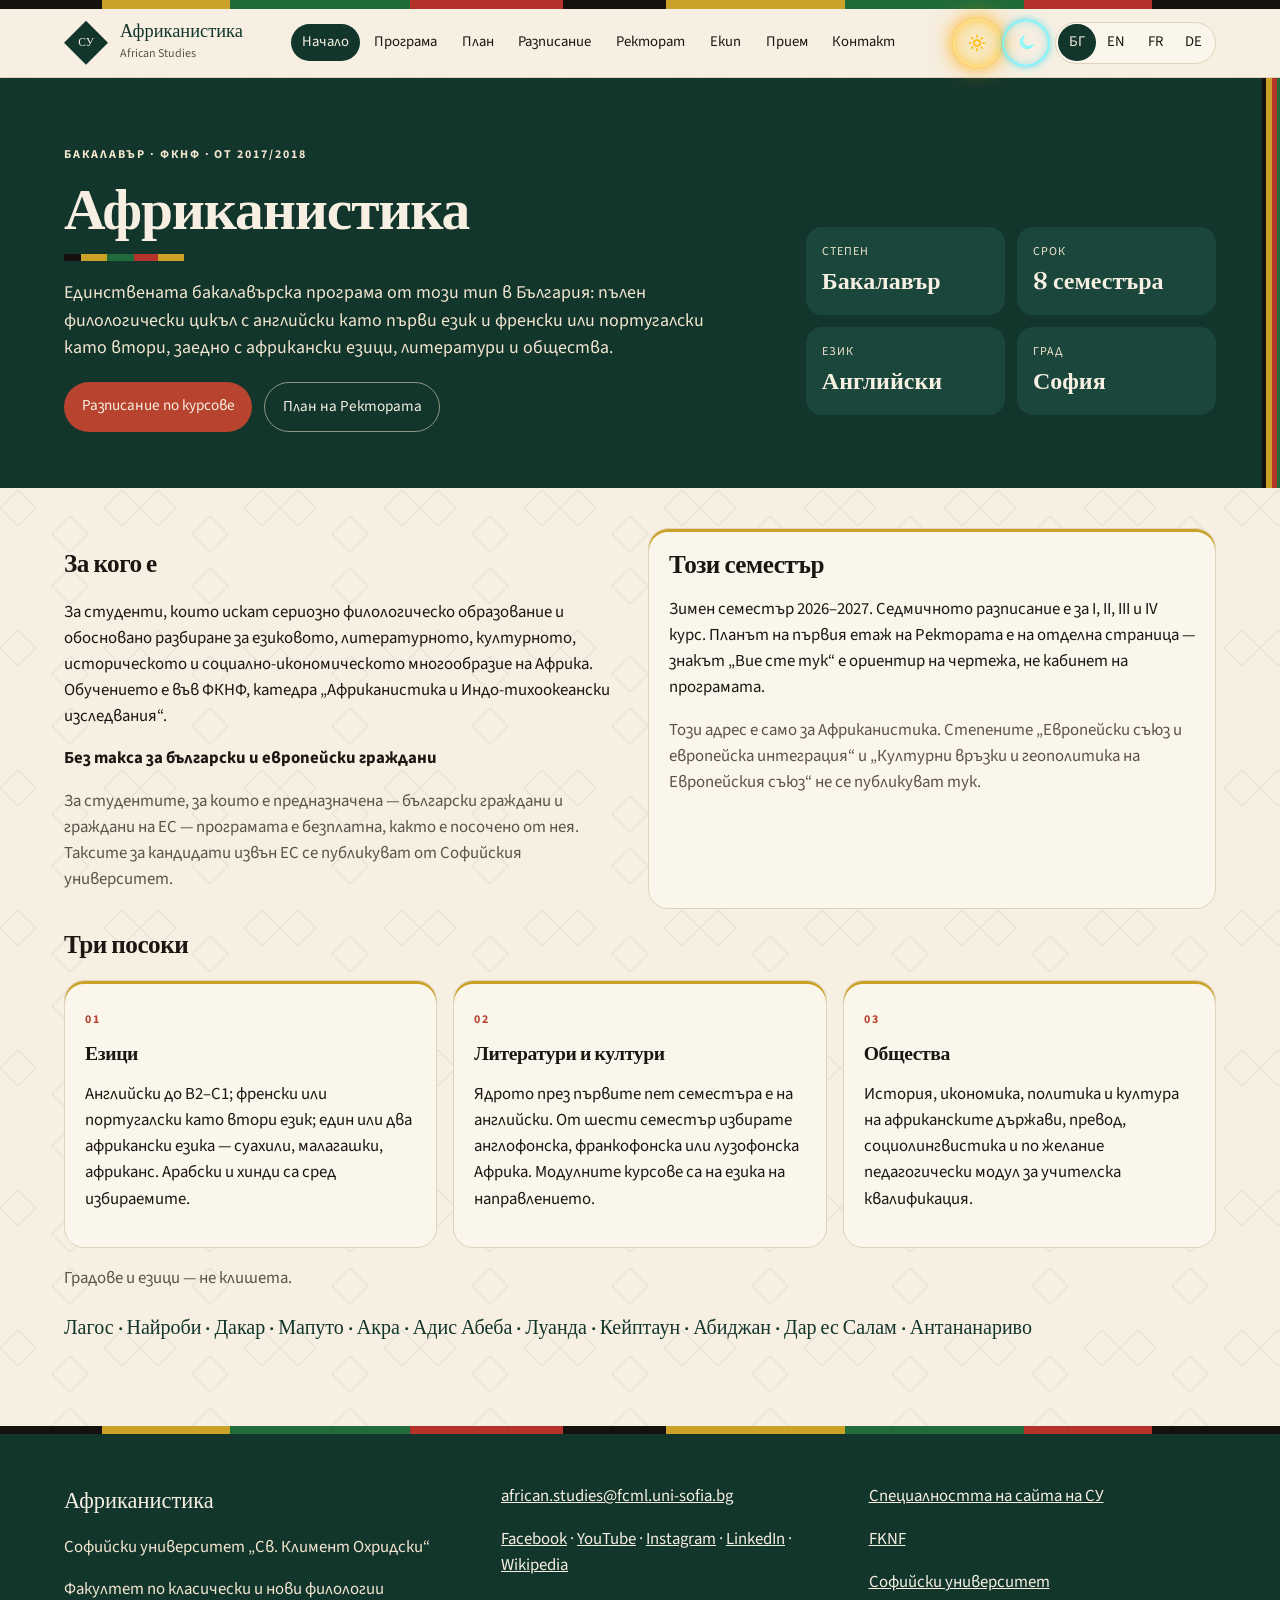
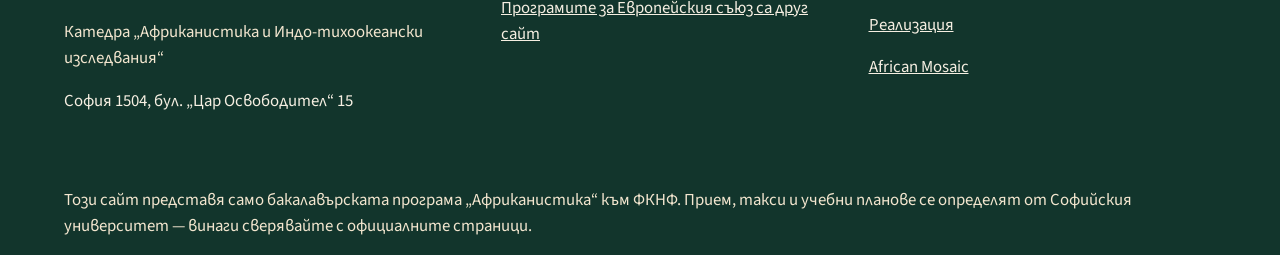
<file: index.html>
<!doctype html>
<html lang="bg">
<head>
<script>try{var t=localStorage.getItem("as-theme");if(t==="dark"||t==="light")document.documentElement.dataset.theme=t;}catch(e){}</script>
<meta charset="utf-8">
<meta name="viewport" content="width=device-width, initial-scale=1">
<title>Африканистика · Софийски университет</title>
<meta name="description" content="Бакалавърска програма Африканистика към ФКНФ на Софийския университет. Не е сайтът на програмите за Европейския съюз.">
<link rel="icon" href="favicon.svg" type="image/svg+xml">
<link rel="preconnect" href="https://fonts.googleapis.com">
<link rel="preconnect" href="https://fonts.gstatic.com" crossorigin>
<link rel="stylesheet" href="https://fonts.googleapis.com/css2?family=Fraunces:opsz,wght@9..144,560&family=Source+Sans+3:wght@400;600;700&display=swap">
<link rel="stylesheet" href="assets/site.css">
</head>
<body data-page="home">
<a class="skip" href="#app">Към съдържанието</a>
<div id="app"></div>
<script type="module" src="assets/render.js"></script>
</body>
</html>
</file>
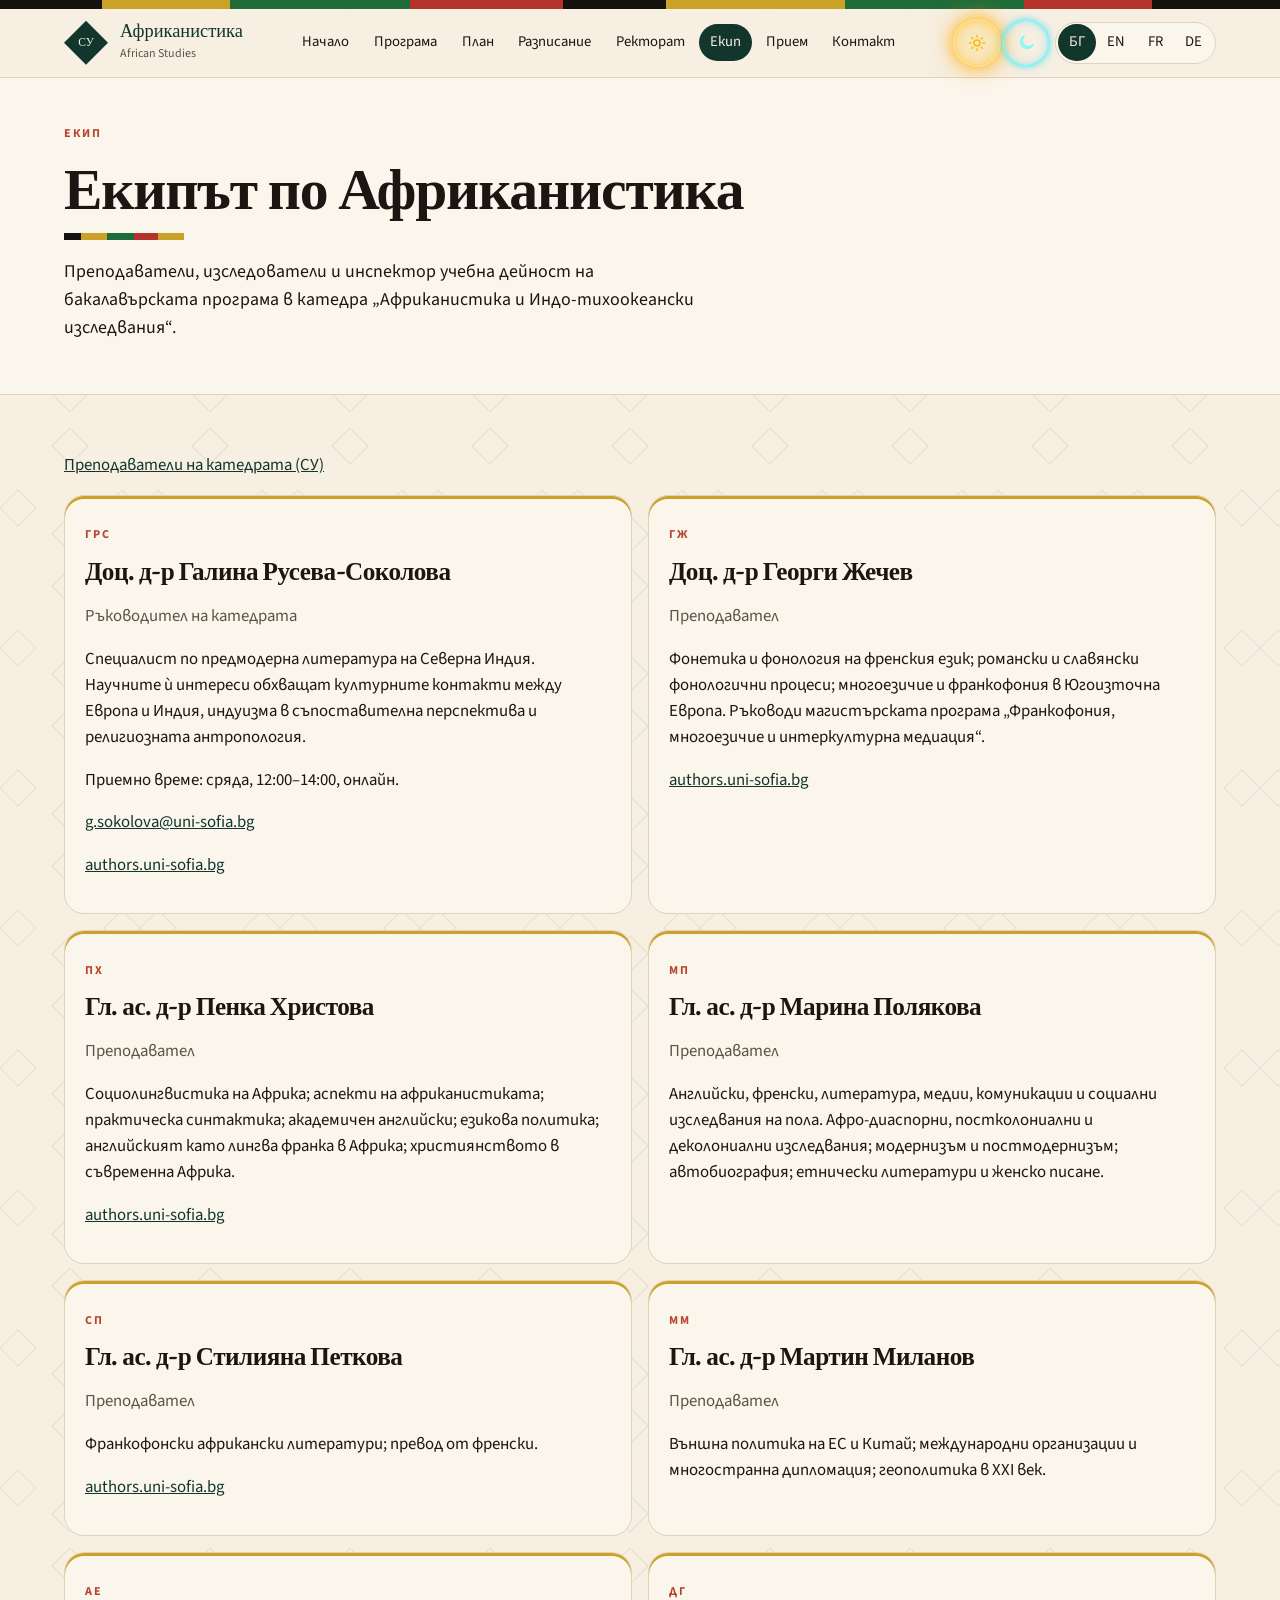
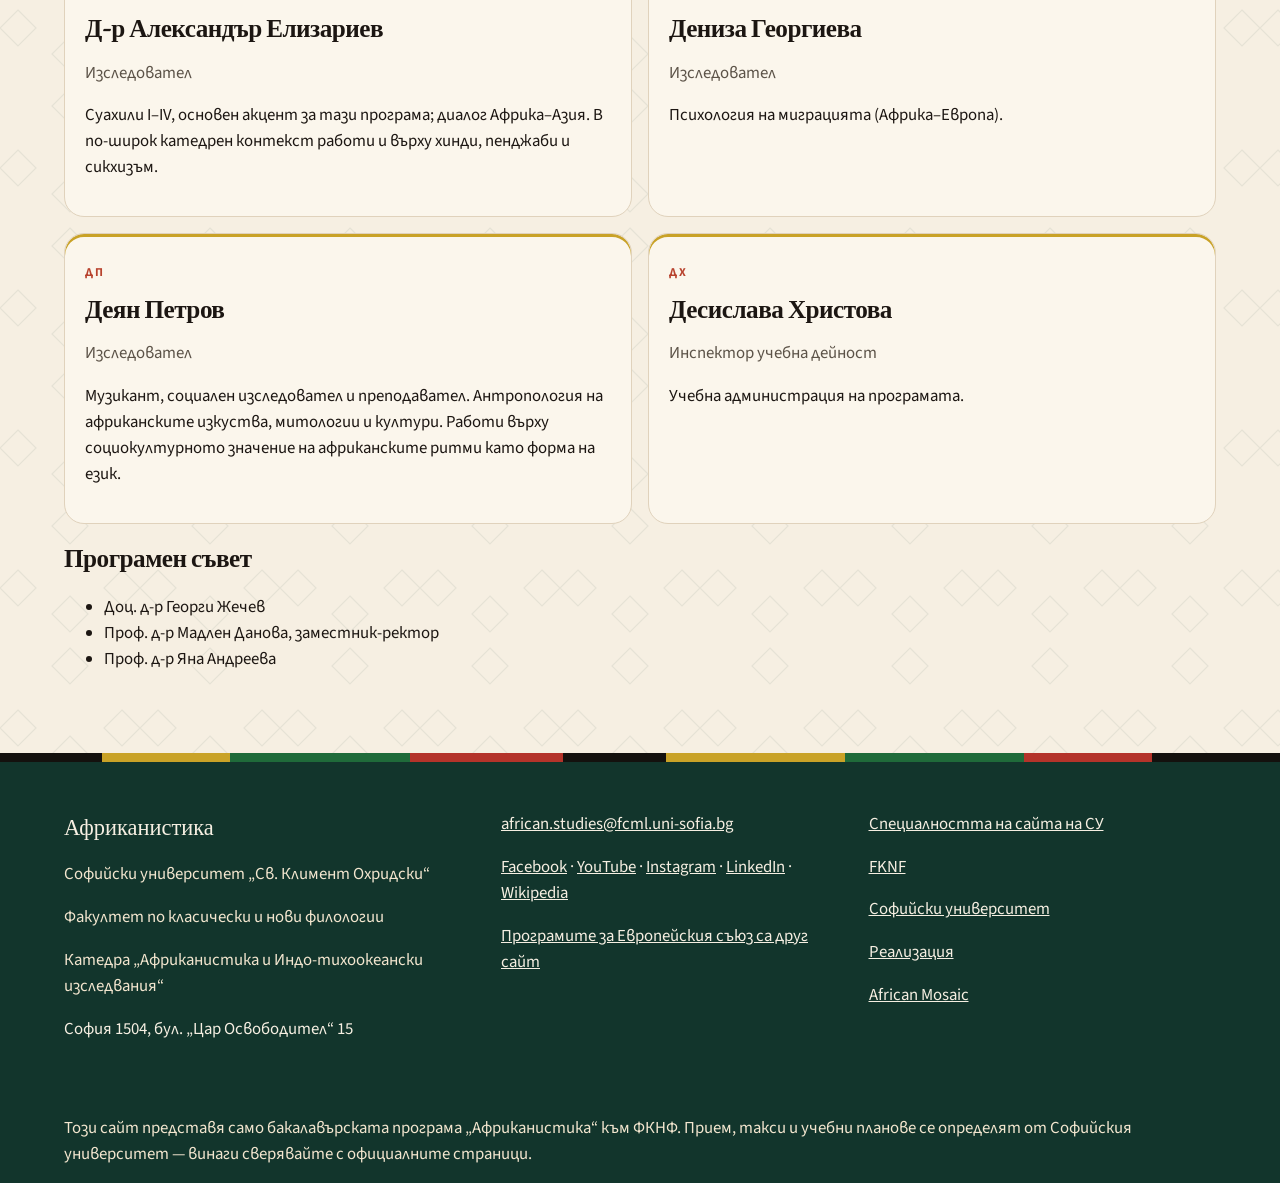
<file: ekip.html>
<!doctype html>
<html lang="bg">
<head>
<script>try{var t=localStorage.getItem("as-theme");if(t==="dark"||t==="light")document.documentElement.dataset.theme=t;}catch(e){}</script>
<meta charset="utf-8">
<meta name="viewport" content="width=device-width, initial-scale=1">
<title>Екип · Африканистика</title>
<meta name="description" content="Бакалавърска програма Африканистика към ФКНФ на Софийския университет. Не е сайтът на програмите за Европейския съюз.">
<link rel="icon" href="favicon.svg" type="image/svg+xml">
<link rel="preconnect" href="https://fonts.googleapis.com">
<link rel="preconnect" href="https://fonts.gstatic.com" crossorigin>
<link rel="stylesheet" href="https://fonts.googleapis.com/css2?family=Fraunces:opsz,wght@9..144,560&family=Source+Sans+3:wght@400;600;700&display=swap">
<link rel="stylesheet" href="assets/site.css">
</head>
<body data-page="ekip">
<a class="skip" href="#app">Към съдържанието</a>
<div id="app"></div>
<script type="module" src="assets/render.js"></script>
</body>
</html>
</file>
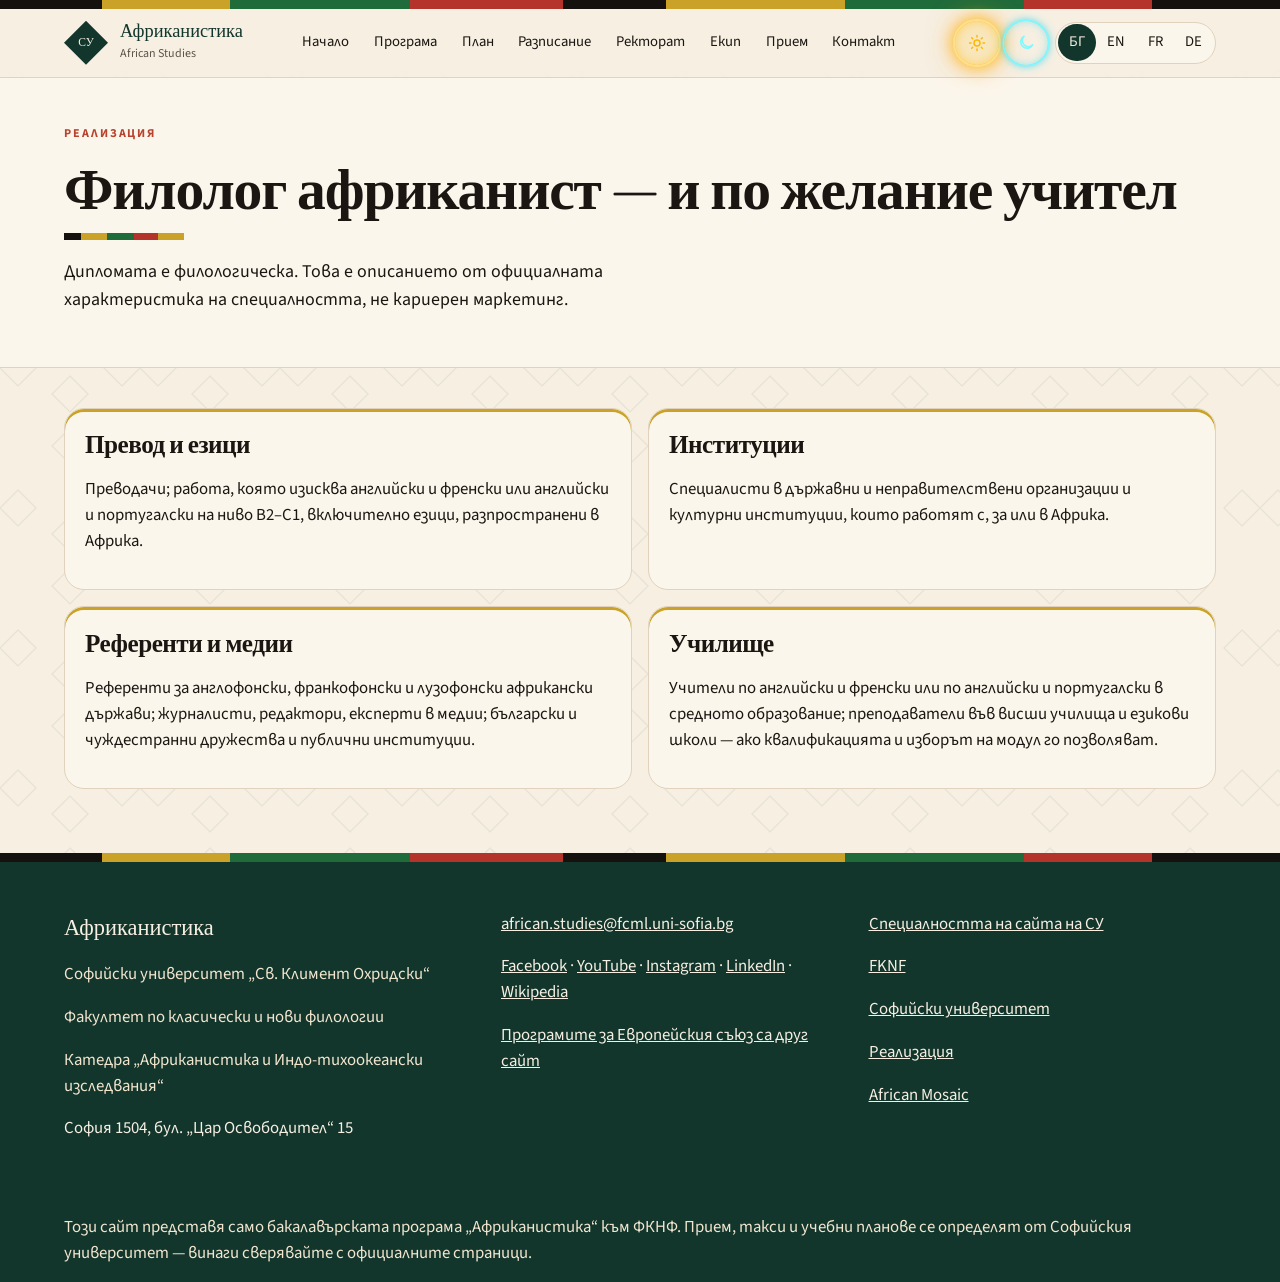
<file: kariera.html>
<!doctype html>
<html lang="bg">
<head>
<script>try{var t=localStorage.getItem("as-theme");if(t==="dark"||t==="light")document.documentElement.dataset.theme=t;}catch(e){}</script>
<meta charset="utf-8">
<meta name="viewport" content="width=device-width, initial-scale=1">
<title>Реализация · Африканистика</title>
<meta name="description" content="Бакалавърска програма Африканистика към ФКНФ на Софийския университет. Не е сайтът на програмите за Европейския съюз.">
<link rel="icon" href="favicon.svg" type="image/svg+xml">
<link rel="preconnect" href="https://fonts.googleapis.com">
<link rel="preconnect" href="https://fonts.gstatic.com" crossorigin>
<link rel="stylesheet" href="https://fonts.googleapis.com/css2?family=Fraunces:opsz,wght@9..144,560&family=Source+Sans+3:wght@400;600;700&display=swap">
<link rel="stylesheet" href="assets/site.css">
</head>
<body data-page="kariera">
<a class="skip" href="#app">Към съдържанието</a>
<div id="app"></div>
<script type="module" src="assets/render.js"></script>
</body>
</html>
</file>
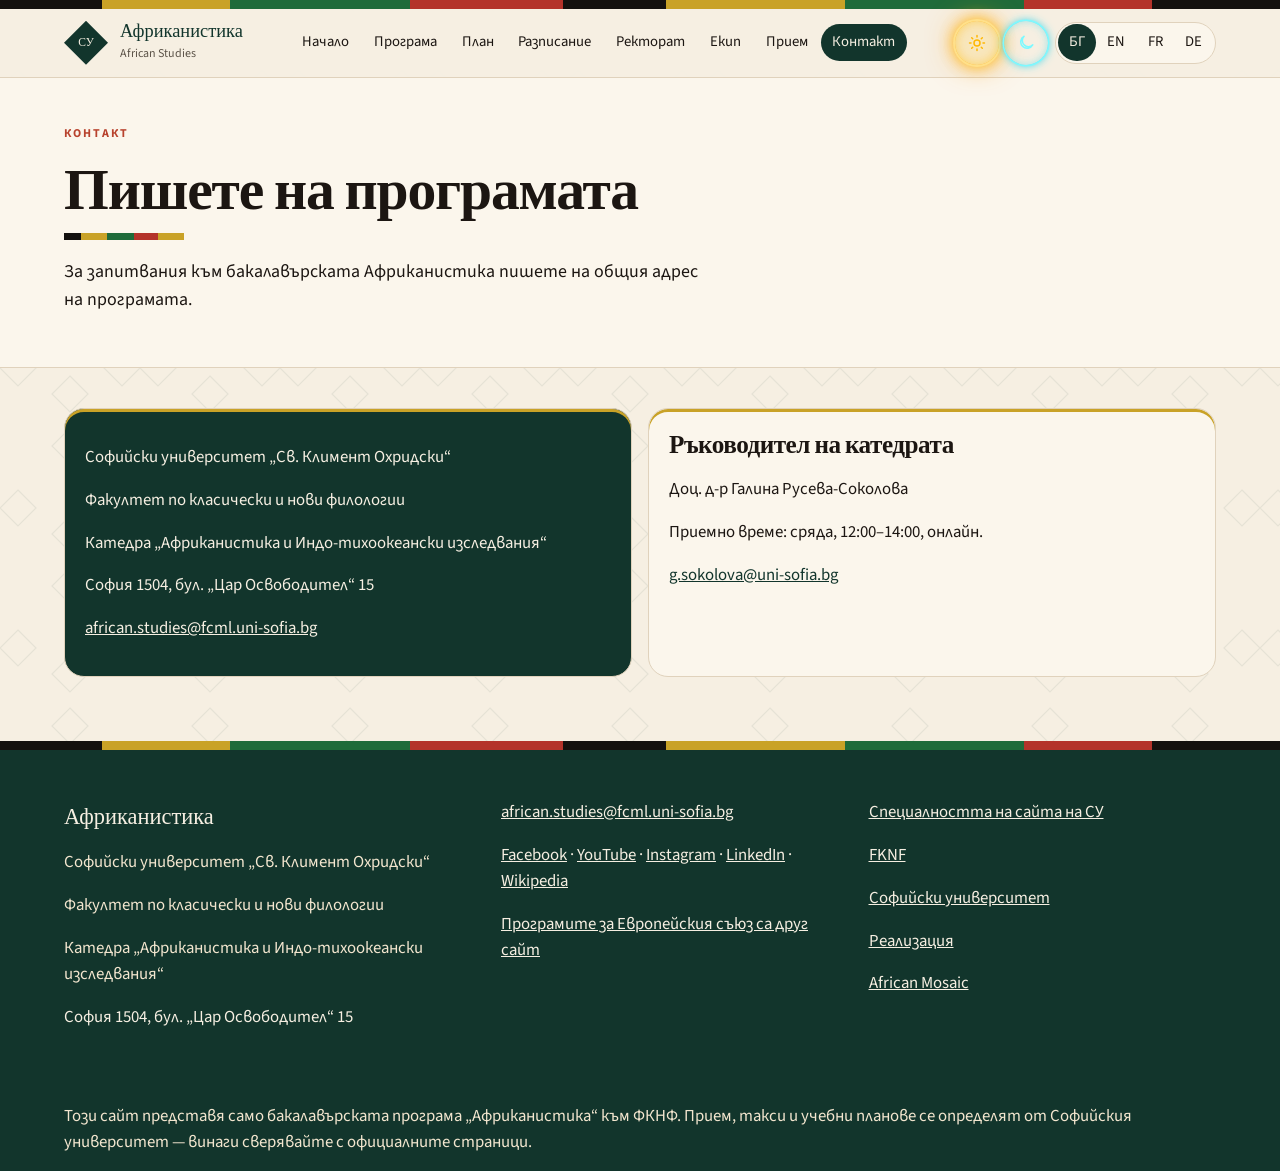
<file: kontakt.html>
<!doctype html>
<html lang="bg">
<head>
<script>try{var t=localStorage.getItem("as-theme");if(t==="dark"||t==="light")document.documentElement.dataset.theme=t;}catch(e){}</script>
<meta charset="utf-8">
<meta name="viewport" content="width=device-width, initial-scale=1">
<title>Контакт · Африканистика</title>
<meta name="description" content="Бакалавърска програма Африканистика към ФКНФ на Софийския университет. Не е сайтът на програмите за Европейския съюз.">
<link rel="icon" href="favicon.svg" type="image/svg+xml">
<link rel="preconnect" href="https://fonts.googleapis.com">
<link rel="preconnect" href="https://fonts.gstatic.com" crossorigin>
<link rel="stylesheet" href="https://fonts.googleapis.com/css2?family=Fraunces:opsz,wght@9..144,560&family=Source+Sans+3:wght@400;600;700&display=swap">
<link rel="stylesheet" href="assets/site.css">
</head>
<body data-page="kontakt">
<a class="skip" href="#app">Към съдържанието</a>
<div id="app"></div>
<script type="module" src="assets/render.js"></script>
</body>
</html>
</file>
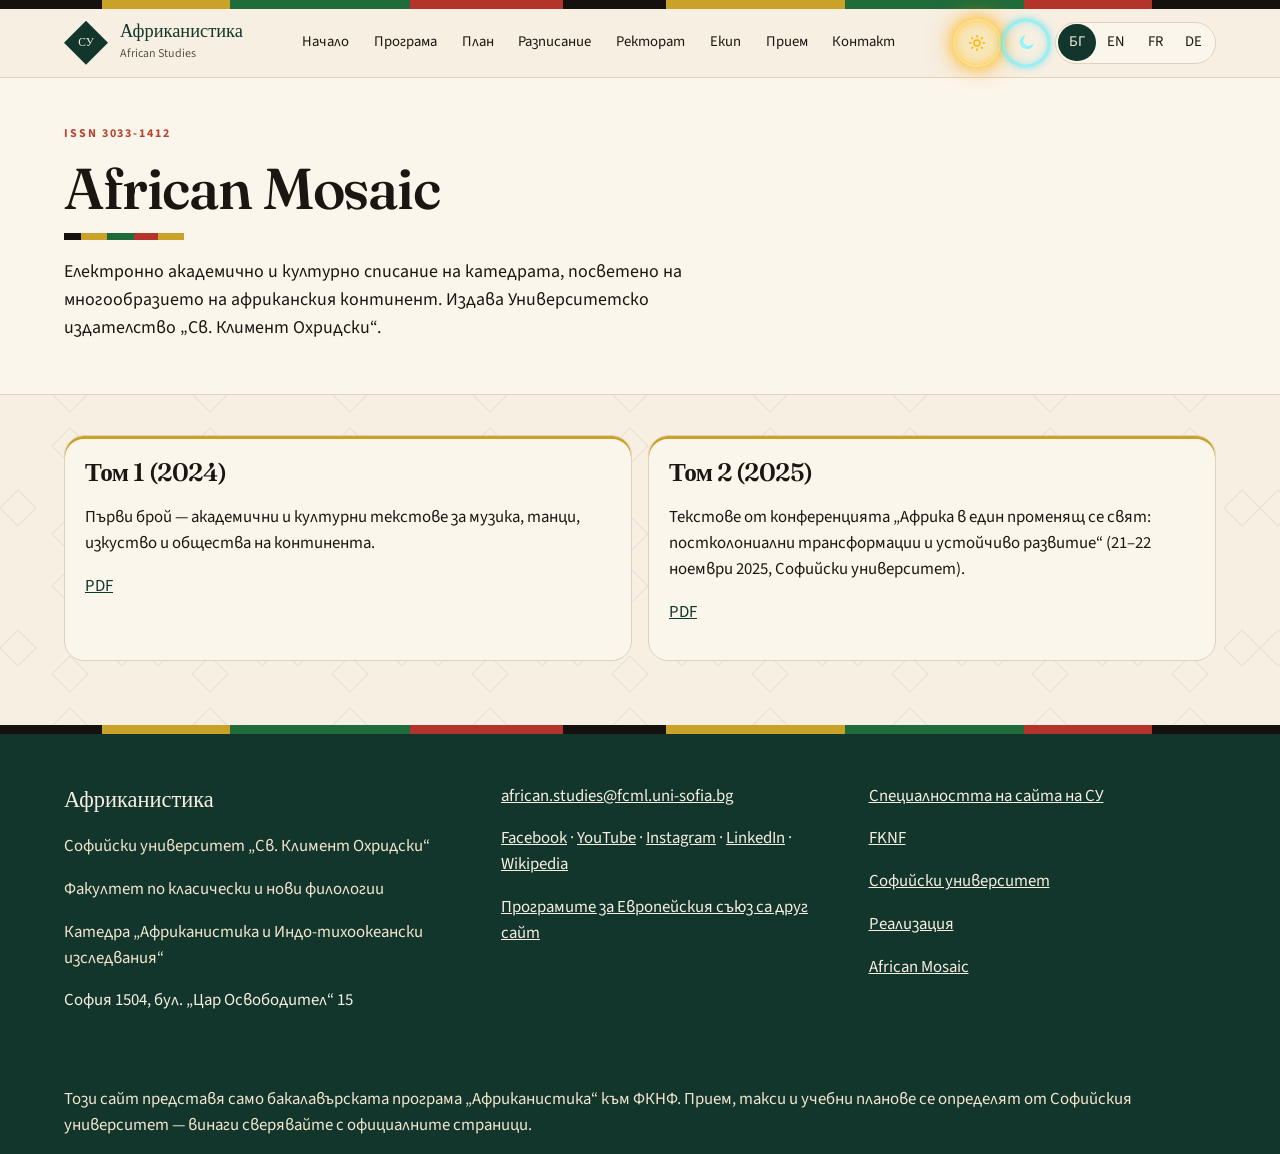
<file: mosaic.html>
<!doctype html>
<html lang="bg">
<head>
<script>try{var t=localStorage.getItem("as-theme");if(t==="dark"||t==="light")document.documentElement.dataset.theme=t;}catch(e){}</script>
<meta charset="utf-8">
<meta name="viewport" content="width=device-width, initial-scale=1">
<title>African Mosaic · Африканистика</title>
<meta name="description" content="Бакалавърска програма Африканистика към ФКНФ на Софийския университет. Не е сайтът на програмите за Европейския съюз.">
<link rel="icon" href="favicon.svg" type="image/svg+xml">
<link rel="preconnect" href="https://fonts.googleapis.com">
<link rel="preconnect" href="https://fonts.gstatic.com" crossorigin>
<link rel="stylesheet" href="https://fonts.googleapis.com/css2?family=Fraunces:opsz,wght@9..144,560&family=Source+Sans+3:wght@400;600;700&display=swap">
<link rel="stylesheet" href="assets/site.css">
</head>
<body data-page="mosaic">
<a class="skip" href="#app">Към съдържанието</a>
<div id="app"></div>
<script type="module" src="assets/render.js"></script>
</body>
</html>
</file>
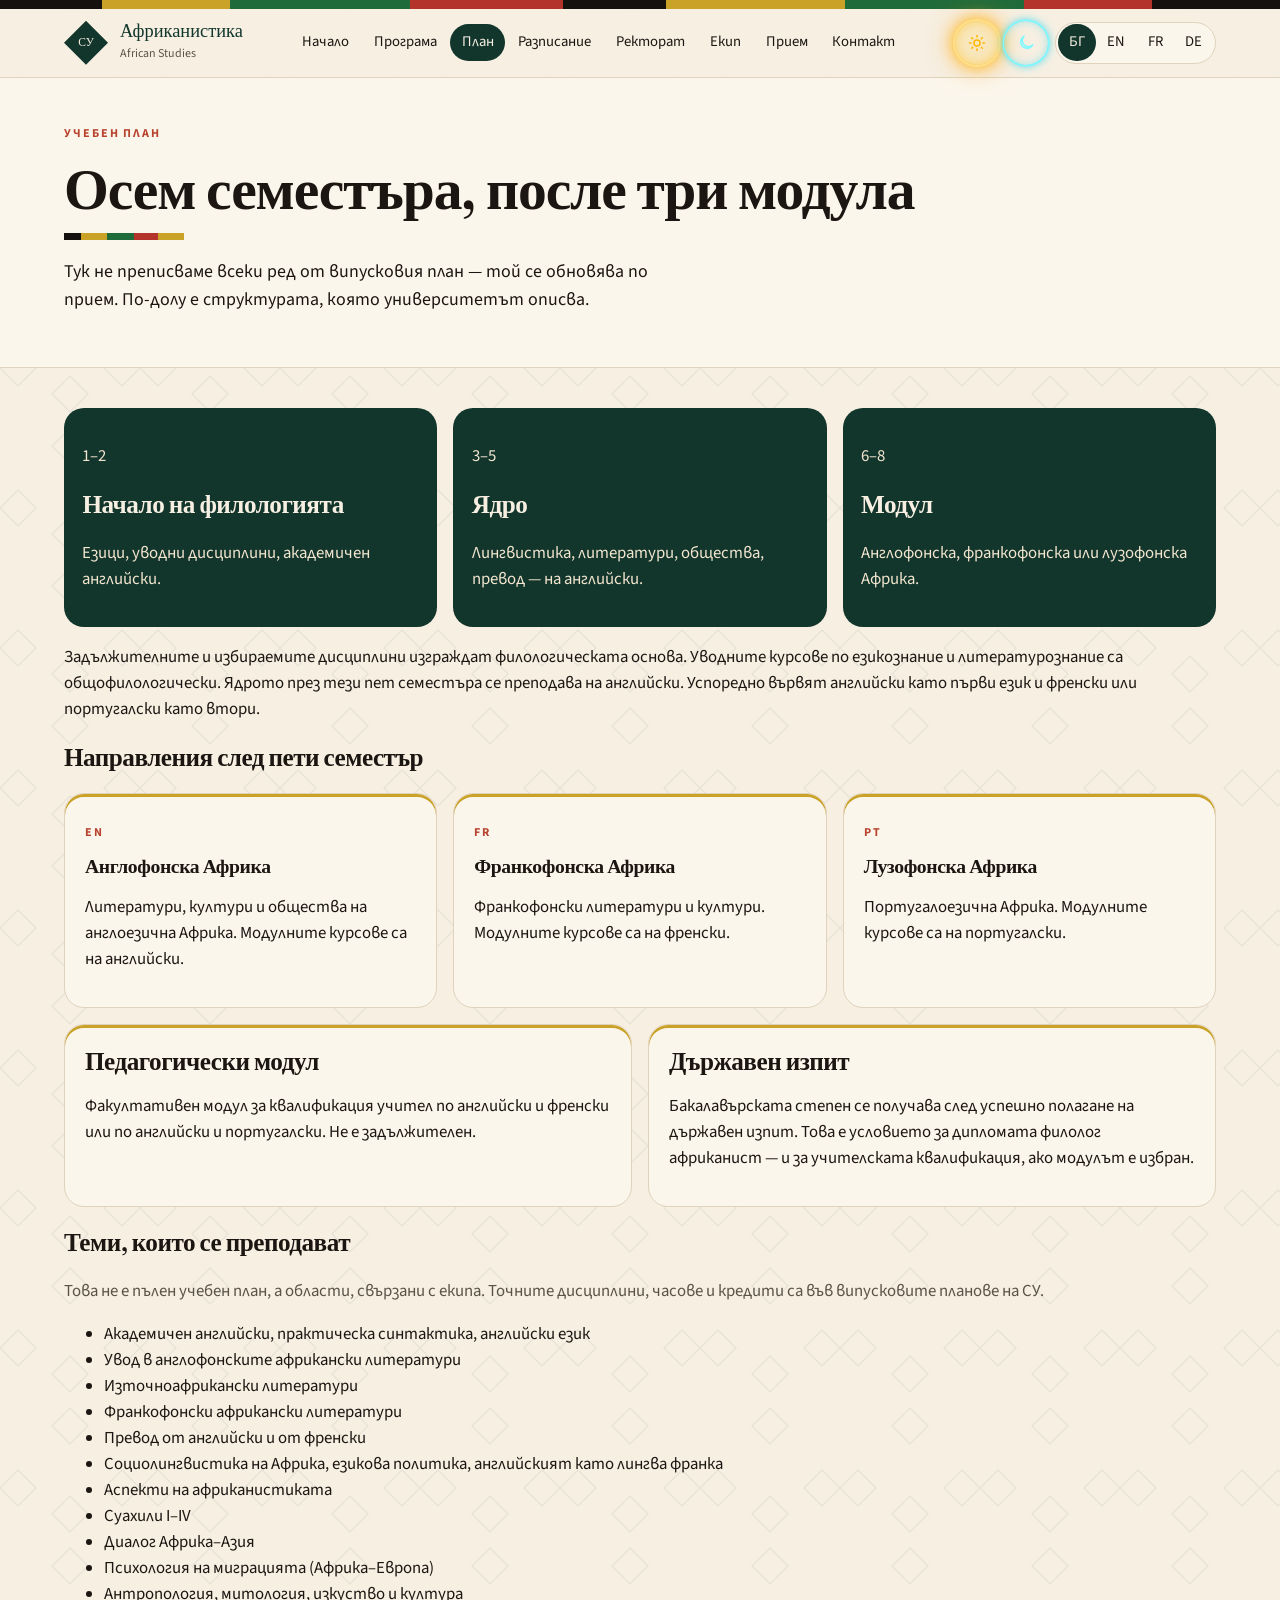
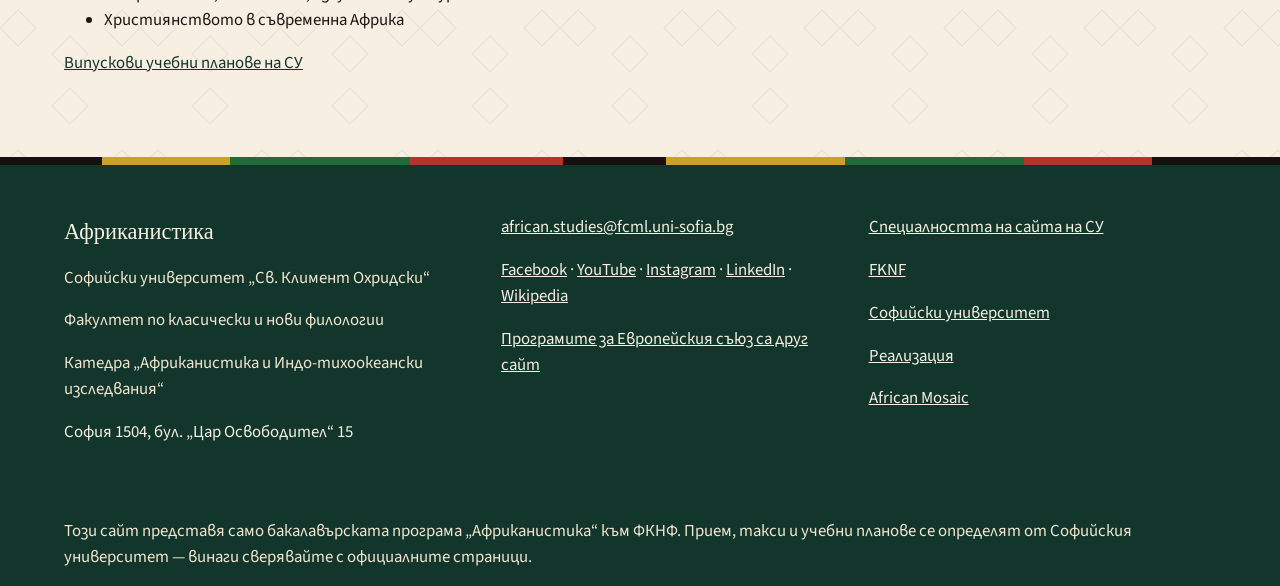
<file: plan.html>
<!doctype html>
<html lang="bg">
<head>
<script>try{var t=localStorage.getItem("as-theme");if(t==="dark"||t==="light")document.documentElement.dataset.theme=t;}catch(e){}</script>
<meta charset="utf-8">
<meta name="viewport" content="width=device-width, initial-scale=1">
<title>Учебен план · Африканистика</title>
<meta name="description" content="Бакалавърска програма Африканистика към ФКНФ на Софийския университет. Не е сайтът на програмите за Европейския съюз.">
<link rel="icon" href="favicon.svg" type="image/svg+xml">
<link rel="preconnect" href="https://fonts.googleapis.com">
<link rel="preconnect" href="https://fonts.gstatic.com" crossorigin>
<link rel="stylesheet" href="https://fonts.googleapis.com/css2?family=Fraunces:opsz,wght@9..144,560&family=Source+Sans+3:wght@400;600;700&display=swap">
<link rel="stylesheet" href="assets/site.css">
</head>
<body data-page="plan">
<a class="skip" href="#app">Към съдържанието</a>
<div id="app"></div>
<script type="module" src="assets/render.js"></script>
</body>
</html>
</file>
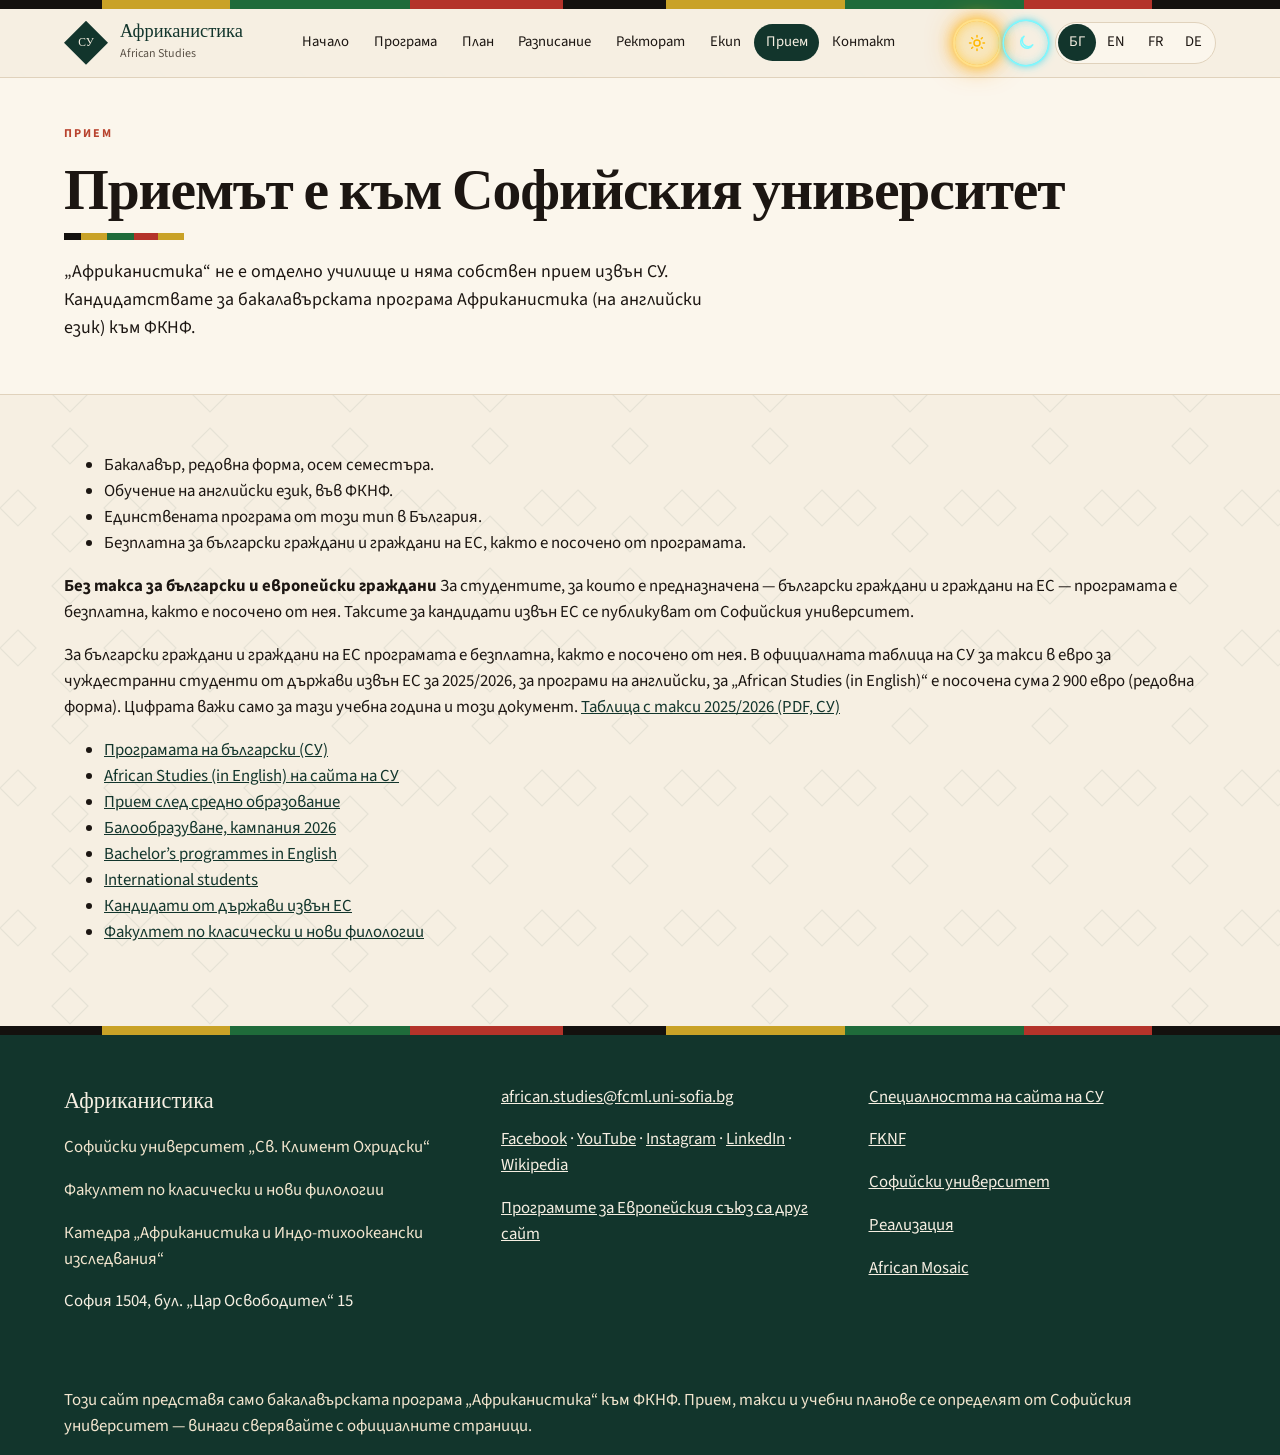
<file: priem.html>
<!doctype html>
<html lang="bg">
<head>
<script>try{var t=localStorage.getItem("as-theme");if(t==="dark"||t==="light")document.documentElement.dataset.theme=t;}catch(e){}</script>
<meta charset="utf-8">
<meta name="viewport" content="width=device-width, initial-scale=1">
<title>Прием · Африканистика</title>
<meta name="description" content="Бакалавърска програма Африканистика към ФКНФ на Софийския университет. Не е сайтът на програмите за Европейския съюз.">
<link rel="icon" href="favicon.svg" type="image/svg+xml">
<link rel="preconnect" href="https://fonts.googleapis.com">
<link rel="preconnect" href="https://fonts.gstatic.com" crossorigin>
<link rel="stylesheet" href="https://fonts.googleapis.com/css2?family=Fraunces:opsz,wght@9..144,560&family=Source+Sans+3:wght@400;600;700&display=swap">
<link rel="stylesheet" href="assets/site.css">
</head>
<body data-page="priem">
<a class="skip" href="#app">Към съдържанието</a>
<div id="app"></div>
<script type="module" src="assets/render.js"></script>
</body>
</html>
</file>
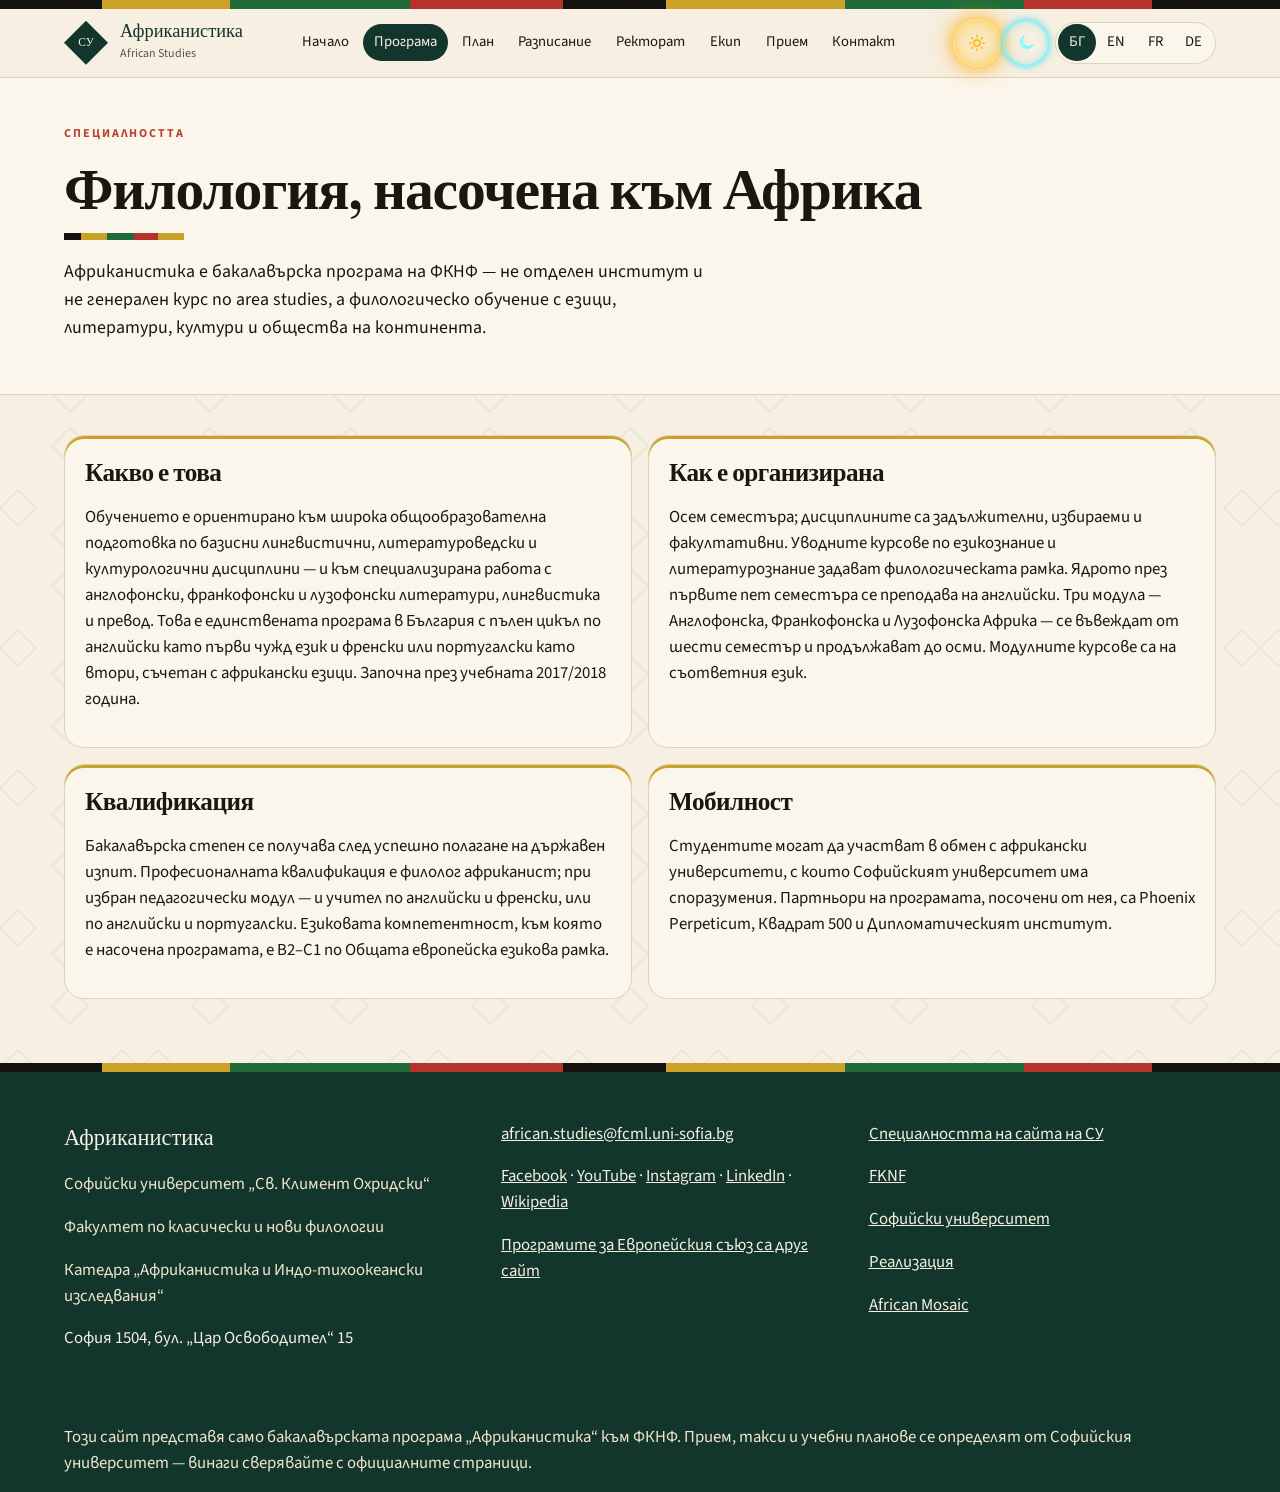
<file: programa.html>
<!doctype html>
<html lang="bg">
<head>
<script>try{var t=localStorage.getItem("as-theme");if(t==="dark"||t==="light")document.documentElement.dataset.theme=t;}catch(e){}</script>
<meta charset="utf-8">
<meta name="viewport" content="width=device-width, initial-scale=1">
<title>Програма · Африканистика</title>
<meta name="description" content="Бакалавърска програма Африканистика към ФКНФ на Софийския университет. Не е сайтът на програмите за Европейския съюз.">
<link rel="icon" href="favicon.svg" type="image/svg+xml">
<link rel="preconnect" href="https://fonts.googleapis.com">
<link rel="preconnect" href="https://fonts.gstatic.com" crossorigin>
<link rel="stylesheet" href="https://fonts.googleapis.com/css2?family=Fraunces:opsz,wght@9..144,560&family=Source+Sans+3:wght@400;600;700&display=swap">
<link rel="stylesheet" href="assets/site.css">
</head>
<body data-page="programa">
<a class="skip" href="#app">Към съдържанието</a>
<div id="app"></div>
<script type="module" src="assets/render.js"></script>
</body>
</html>
</file>
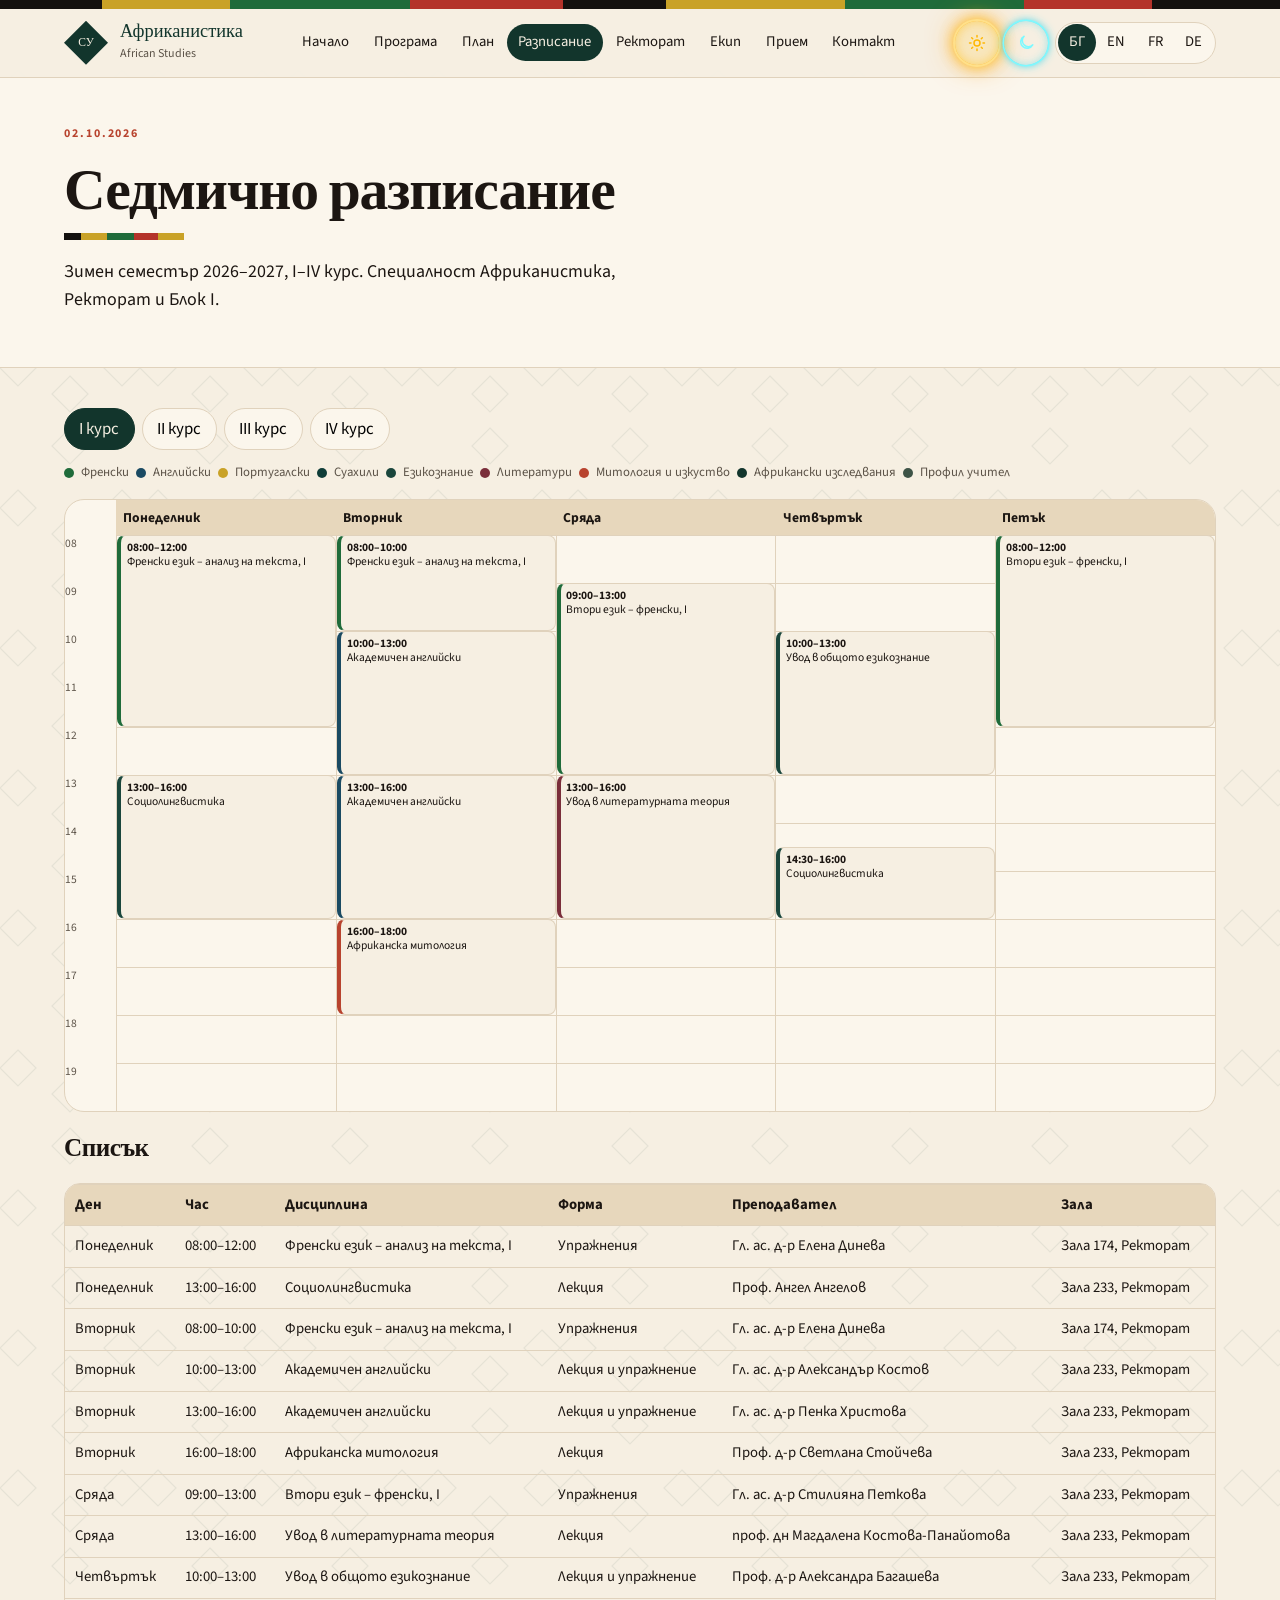
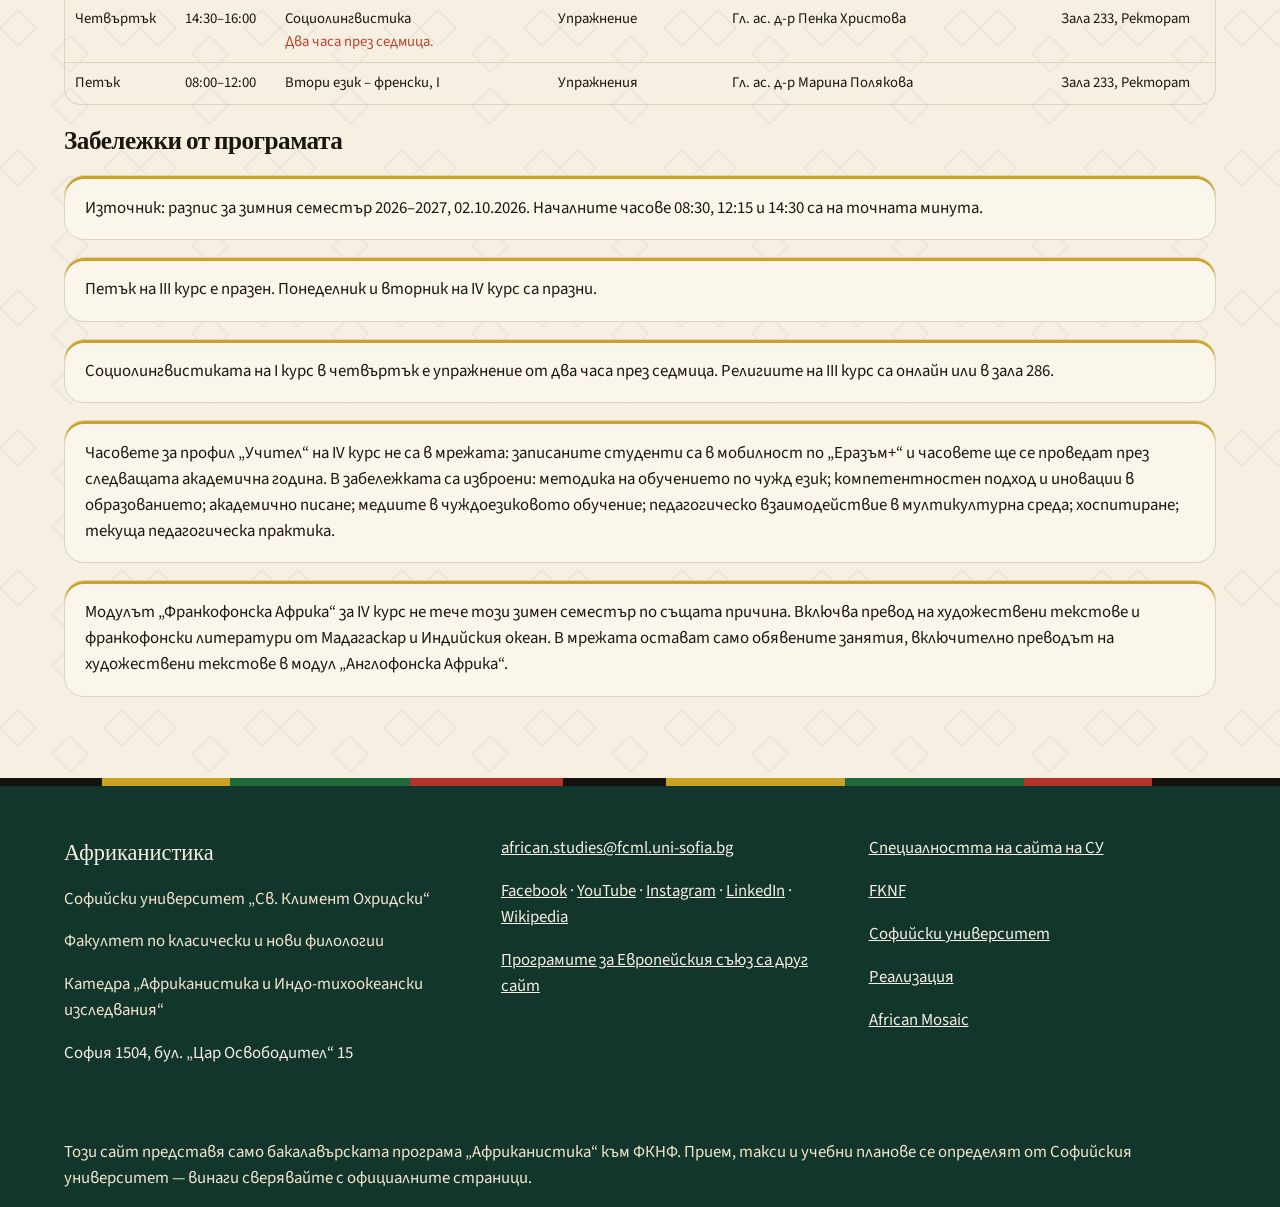
<file: razpis.html>
<!doctype html>
<html lang="bg">
<head>
<script>try{var t=localStorage.getItem("as-theme");if(t==="dark"||t==="light")document.documentElement.dataset.theme=t;}catch(e){}</script>
<meta charset="utf-8">
<meta name="viewport" content="width=device-width, initial-scale=1">
<title>Разписание · Африканистика</title>
<meta name="description" content="Бакалавърска програма Африканистика към ФКНФ на Софийския университет. Не е сайтът на програмите за Европейския съюз.">
<link rel="icon" href="favicon.svg" type="image/svg+xml">
<link rel="preconnect" href="https://fonts.googleapis.com">
<link rel="preconnect" href="https://fonts.gstatic.com" crossorigin>
<link rel="stylesheet" href="https://fonts.googleapis.com/css2?family=Fraunces:opsz,wght@9..144,560&family=Source+Sans+3:wght@400;600;700&display=swap">
<link rel="stylesheet" href="assets/site.css">
</head>
<body data-page="razpis">
<a class="skip" href="#app">Към съдържанието</a>
<div id="app"></div>
<script type="module" src="assets/render.js"></script>
</body>
</html>
</file>
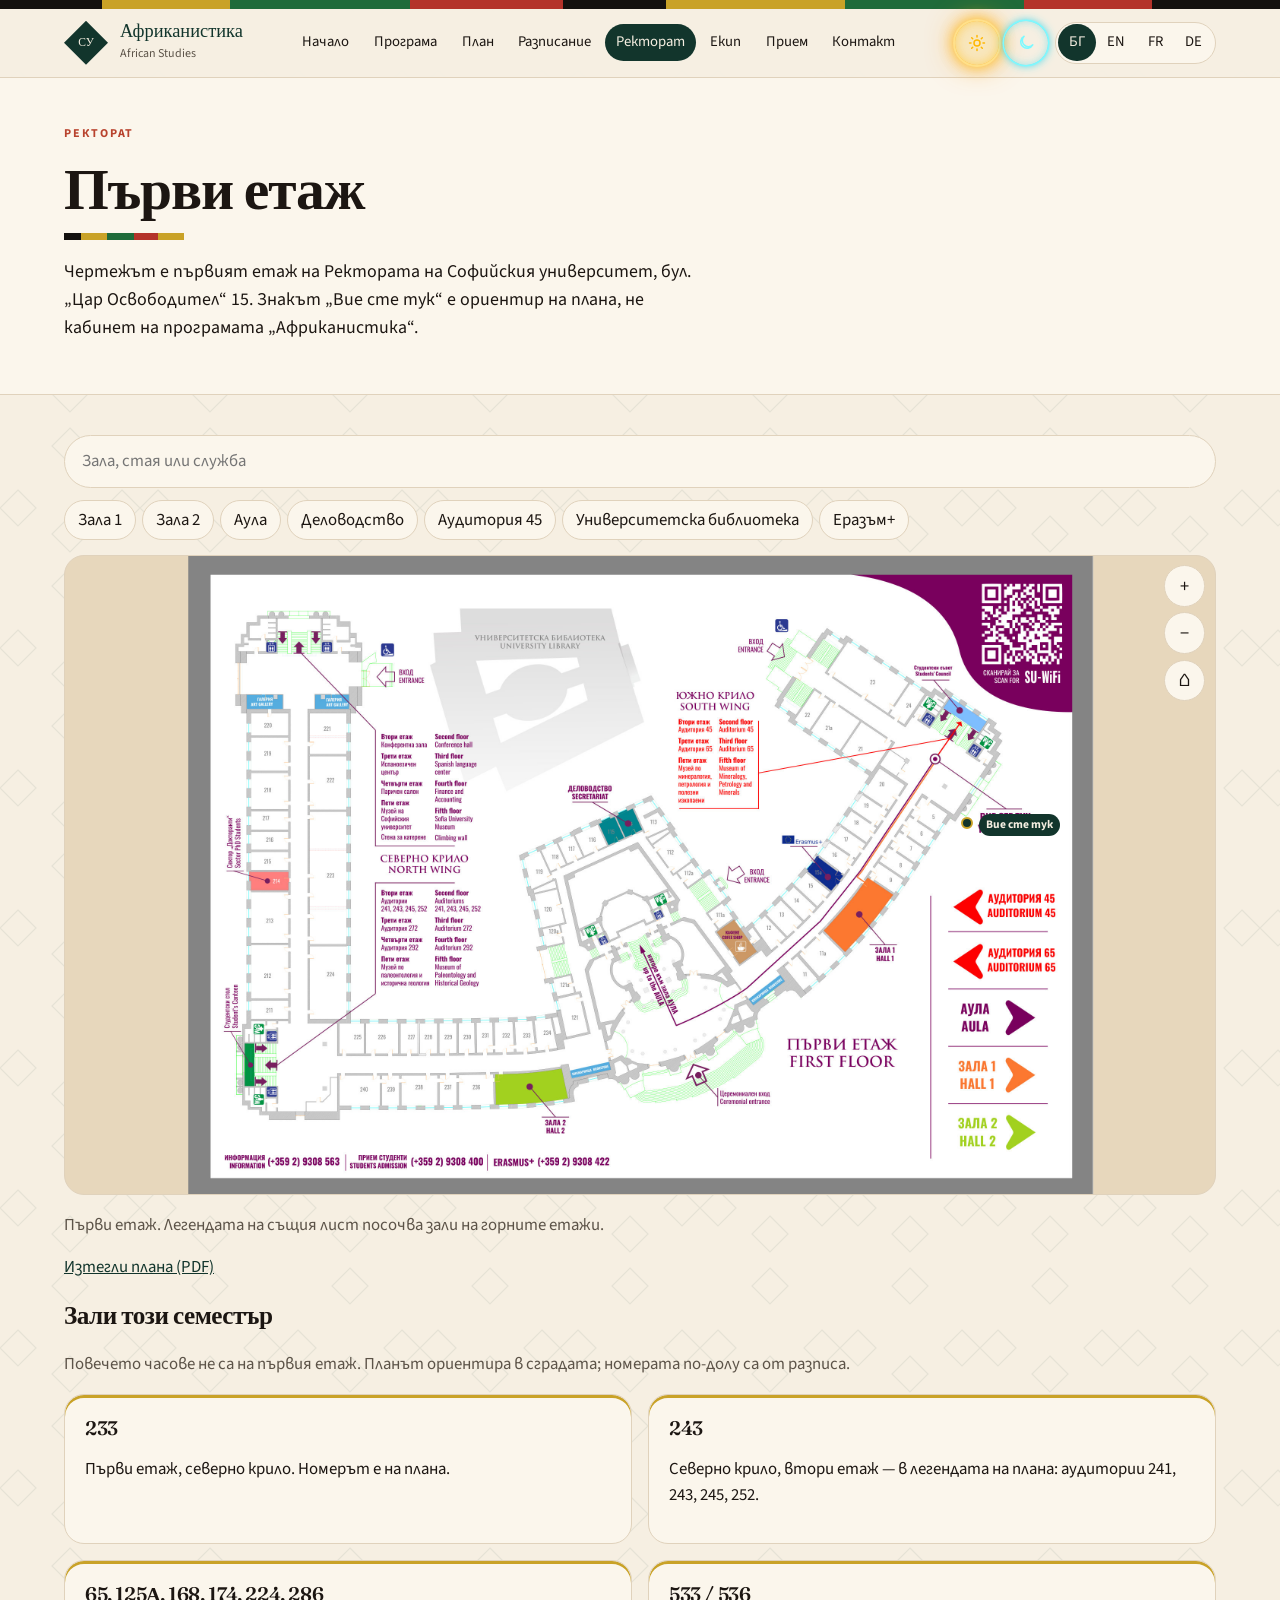
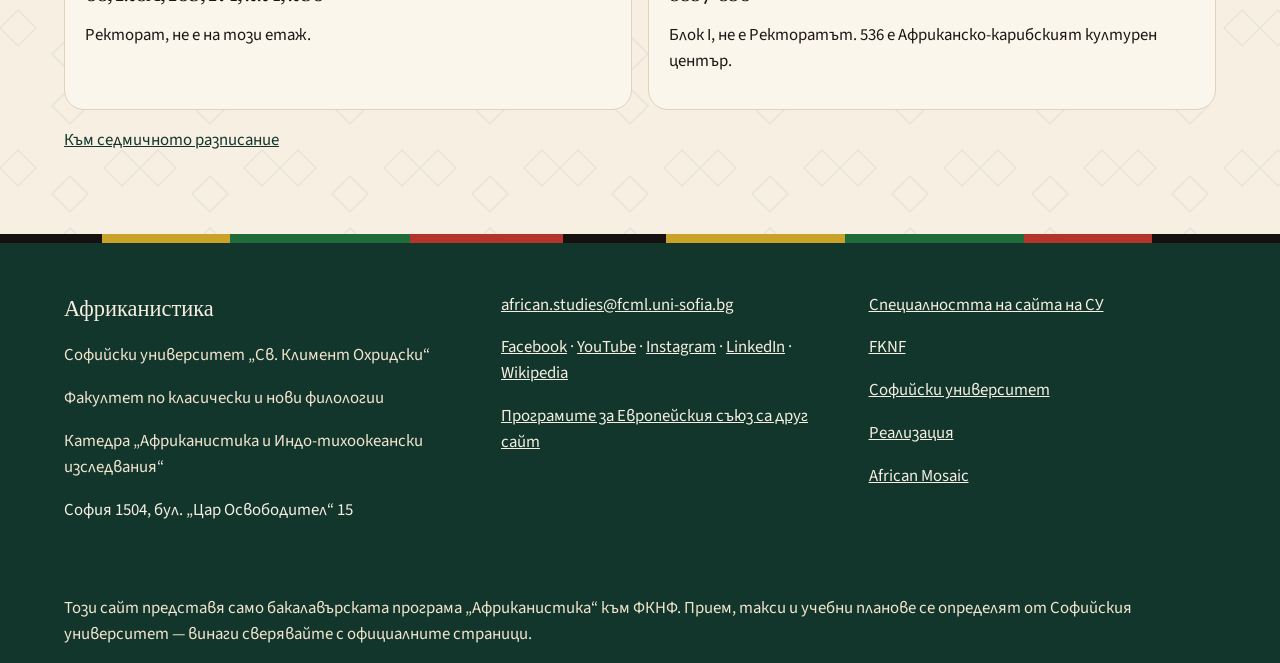
<file: rektorat.html>
<!doctype html>
<html lang="bg">
<head>
<script>try{var t=localStorage.getItem("as-theme");if(t==="dark"||t==="light")document.documentElement.dataset.theme=t;}catch(e){}</script>
<meta charset="utf-8">
<meta name="viewport" content="width=device-width, initial-scale=1">
<title>Ректорат · Африканистика</title>
<meta name="description" content="Бакалавърска програма Африканистика към ФКНФ на Софийския университет. Не е сайтът на програмите за Европейския съюз.">
<link rel="icon" href="favicon.svg" type="image/svg+xml">
<link rel="preconnect" href="https://fonts.googleapis.com">
<link rel="preconnect" href="https://fonts.gstatic.com" crossorigin>
<link rel="stylesheet" href="https://fonts.googleapis.com/css2?family=Fraunces:opsz,wght@9..144,560&family=Source+Sans+3:wght@400;600;700&display=swap">
<link rel="stylesheet" href="assets/site.css">
</head>
<body data-page="rektorat">
<a class="skip" href="#app">Към съдържанието</a>
<div id="app"></div>
<script type="module" src="assets/render.js"></script>
</body>
</html>
</file>
<file: assets/site.css>
:root {
  --paper: #f6efe2;
  --ink: #1c1612;
  --muted: #5c5348;
  --line: #e0d2bc;
  --card: #fbf6ec;
  --forest: #12352c;
  --forest-2: #1a463c;
  --clay: #b8432e;
  --sand: #e7d7bc;
  --sandtext: #f3e6cf;
  --band: #12352c;
  --heading: #12352c;
  --onband: #f6efe2;
  --gold: #c9a227;
  --kente-ink: #14110e;
  --kente-green: #1f6b3a;
  --kente-red: #b4332a;
  --sans: "Source Sans 3", "Segoe UI", sans-serif;
  --serif: Fraunces, Palatino, serif;
}
html[data-theme="dark"] {
  color-scheme: dark;
  --paper: #110e0b;
  --ink: #f4ead8;
  --muted: #cbbba0;
  --line: #3f362c;
  --card: #1b1713;
  --sand: #2c261e;
  --sandtext: #e7d7b8;
  --forest: #f0d48a;
  --forest-2: #14332c;
  --clay: #e07a4c;
  --band: #0c2420;
  --heading: #f0d48a;
  --onband: #f6efe2;
  --gold: #e7c56b;
}
* { box-sizing: border-box; }
html { scroll-behavior: smooth; }
body {
  margin: 0;
  background-color: var(--paper);
  background-image: url("data:image/svg+xml,%3Csvg xmlns='http://www.w3.org/2000/svg' width='140' height='140' viewBox='0 0 140 140'%3E%3Cpath fill='none' stroke='%2312352c' stroke-opacity='0.07' stroke-width='1.2' d='M70 8l18 18-18 18-18-18zM18 70l18 18-18 18-18-18zM122 70l18 18-18 18-18-18zM70 96l18 18-18 18-18-18z'/%3E%3C/svg%3E");
  background-size: 140px 140px;
  color: var(--ink);
  font: 1.05rem/1.55 var(--sans);
}
h1, h2, h3 { font-family: var(--serif); font-weight: 560; letter-spacing: -0.02em; line-height: 1.15; }
a { color: var(--heading); }
img { max-width: 100%; height: auto; }
button, .btn { font: inherit; cursor: pointer; }
.skip { position: absolute; left: -999px; }
.skip:focus { left: 1rem; top: 1rem; background: var(--card); padding: 0.5rem 0.75rem; z-index: 50; }
.mast { position: sticky; top: 0; z-index: 20; background: color-mix(in srgb, var(--paper) 92%, transparent); backdrop-filter: blur(10px); border-bottom: 1px solid var(--line); }
.bar, .wrap, .hero, .foot-in { width: min(72rem, calc(100% - 2rem)); margin: 0 auto; }
.bar { display: flex; align-items: center; justify-content: space-between; gap: 1rem; padding: 0.75rem 0; }
.brand { display: flex; gap: 0.75rem; align-items: center; text-decoration: none; color: inherit; }
.mark { width: 2.75rem; height: 2.75rem; background: var(--band); color: var(--onband); display: grid; place-items: center; font-family: var(--serif); clip-path: polygon(50% 0, 100% 50%, 50% 100%, 0 50%); font-size: 0.72rem; }
.word { font-family: var(--serif); font-size: 1.15rem; color: var(--heading); display: block; line-height: 1; }
.sub { display: block; margin-top: 0.25rem; font-size: 0.75rem; color: var(--muted); }
.nav { display: none; gap: 0.15rem; flex-wrap: wrap; }
.nav a, .lang, .menu-btn { text-decoration: none; border-radius: 999px; padding: 0.45rem 0.7rem; color: var(--ink); font-size: 0.92rem; background: transparent; border: 0; }
.nav a.on, .lang.on { background: var(--band); color: var(--onband); }
.langs { display: flex; border: 1px solid var(--line); background: var(--card); border-radius: 999px; padding: 0.1rem; }
.menu-btn { border: 1px solid var(--line); background: var(--card); width: 2.75rem; height: 2.75rem; }
.tools { display: flex; align-items: center; gap: 0.45rem; }
.themes { display: flex; gap: 0.35rem; }
.drawer { display: none; border-top: 1px solid var(--line); padding: 0.5rem 0 1rem; }
.drawer.open { display: grid; }
.drawer a { display: block; padding: 0.75rem 0.25rem; text-decoration: none; color: var(--ink); }
.hero { padding: 3.5rem 0; display: grid; gap: 1.5rem; }
.hero-band { background: var(--band); color: var(--onband); background-image: linear-gradient(90deg, transparent 0, transparent calc(100% - 18px), var(--kente-ink) calc(100% - 18px), var(--kente-ink) calc(100% - 14px), var(--gold) calc(100% - 14px), var(--gold) calc(100% - 8px), var(--kente-red) calc(100% - 8px), var(--kente-red) calc(100% - 3px), var(--kente-green) calc(100% - 3px), var(--kente-green) 100%); }
.kicker { font-size: 0.75rem; letter-spacing: 0.16em; text-transform: uppercase; color: var(--clay); font-weight: 700; }
.hero-band .kicker, .hero-band .lead { color: var(--sandtext); }
h1 { font-size: clamp(2.4rem, 5vw, 3.6rem); margin: 0.4rem 0; }
.lead { font-size: 1.12rem; max-width: 40rem; }
.facts { display: grid; grid-template-columns: 1fr 1fr; gap: 0.75rem; }
.fact { background: var(--forest-2); border-radius: 1rem; padding: 1rem; color: var(--onband); }
.fact span { display: block; font-size: 0.75rem; letter-spacing: 0.08em; text-transform: uppercase; color: var(--sandtext); }
.fact strong { font-family: var(--serif); font-size: 1.5rem; font-weight: 560; }
.row { display: flex; flex-wrap: wrap; gap: 0.75rem; margin-top: 1.25rem; }
.btn { display: inline-block; border-radius: 999px; padding: 0.75rem 1.1rem; text-decoration: none; font-size: 0.95rem; }
.btn.solid { background: var(--clay); color: var(--onband); }
.btn.ghost { border: 1px solid color-mix(in srgb, var(--sandtext) 55%, transparent); color: var(--onband); }
.wrap { padding: 2.5rem 0 1rem; }
.grid-2 { display: grid; gap: 1rem; }
.grid-3 { display: grid; gap: 1rem; }
.card { background: var(--card); border: 1px solid var(--line); border-radius: 1.25rem; padding: 1.15rem 1.25rem; box-shadow: inset 0 3px 0 var(--gold); }
.card h2, .card h3 { margin: 0.2rem 0 0.4rem; }
.phase { background: var(--band); color: var(--onband); border-radius: 1.25rem; padding: 1.15rem; }
.phase p { color: var(--sandtext); }
.pagehead { background: var(--card); border-bottom: 1px solid var(--line); }
.pagehead .wrap { padding: 2.2rem 0; }
.tabs, .days, .legend { display: flex; flex-wrap: wrap; gap: 0.45rem; }
.tabs button, .days button { border-radius: 999px; border: 1px solid var(--line); background: var(--card); padding: 0.45rem 0.9rem; }
.tabs button.on { background: var(--band); color: var(--onband); border-color: var(--band); }
.days button.on { background: var(--clay); color: var(--onband); border-color: var(--clay); }
.slot { border-left: 4px solid var(--forest); margin-top: 0.7rem; }
.slot .when { color: var(--muted); font-size: 0.85rem; }
.note { color: var(--clay); font-size: 0.92rem; }
table { width: 100%; border-collapse: collapse; font-size: 0.92rem; }
th, td { text-align: left; vertical-align: top; padding: 0.55rem 0.6rem; border-top: 1px solid var(--line); }
th { background: var(--sand); }
.table-wrap { overflow-x: auto; border: 1px solid var(--line); border-radius: 1rem; margin-top: 1rem; }
.week { display: none; }
.foot { margin-top: 3rem; background: var(--band); color: var(--onband); }
.foot a { color: var(--onband); }
.foot .word { color: var(--onband); font-size: 1.4rem; }
.foot-in { display: grid; gap: 1.25rem; padding: 2rem 0 1rem; }
.muted { color: var(--muted); }
.foot .sand, .sand { color: var(--sandtext); }
.swatch { width: 0.65rem; height: 0.65rem; border-radius: 99px; display: inline-block; }
.legend li { display: flex; gap: 0.4rem; align-items: center; font-size: 0.8rem; color: var(--muted); list-style: none; }
.legend { padding: 0; margin: 0.8rem 0; }
.mapfig { margin: 0; }
.mapfig figcaption { color: var(--muted); font-size: 0.9rem; padding: 0.6rem 0.2rem; }
@media (min-width: 800px) {
  .hero { grid-template-columns: 1.4fr 0.8fr; align-items: end; }
  .grid-2 { grid-template-columns: 1fr 1fr; }
  .grid-3 { grid-template-columns: 1fr 1fr 1fr; }
  .foot-in { grid-template-columns: 1.2fr 1fr 1fr; }
}
@media (min-width: 1180px) {
  .nav { display: flex; }
  .menu-btn, .drawer { display: none !important; }
  .week { display: grid; grid-template-columns: 3.2rem repeat(5, 1fr); border: 1px solid var(--line); border-radius: 1.25rem; overflow: hidden; background: var(--card); margin-top: 1rem; }
  .week .hd { background: var(--sand); padding: 0.45rem; font-weight: 700; font-size: 0.85rem; }
  .col { position: relative; height: 36rem; border-left: 1px solid var(--line); }
  .col article { position: absolute; overflow: hidden; background: var(--paper); border: 1px solid var(--line); border-left-width: 4px; border-radius: 0.5rem; padding: 0.3rem 0.35rem; font-size: 0.72rem; line-height: 1.25; }
  .hours { position: relative; height: 36rem; }
  .hours span, .hline { position: absolute; font-size: 0.72rem; color: var(--muted); }
  .hline { left: 0; right: 0; border-top: 1px solid var(--line); }
  .m-only { display: none; }
}
@media (max-width: 1179px) {
  .d-only { display: none; }
}
.kente { height: 0.55rem; background: linear-gradient(90deg, var(--kente-ink) 0 8%, var(--gold) 8% 18%, var(--kente-green) 18% 32%, var(--kente-red) 32% 44%, var(--kente-ink) 44% 52%, var(--gold) 52% 66%, var(--kente-green) 66% 80%, var(--kente-red) 80% 90%, var(--kente-ink) 90% 100%); }
.af-rule { height: 0.45rem; width: 7.5rem; margin: 0.7rem 0; background: linear-gradient(90deg, var(--kente-ink) 0 14%, var(--gold) 14% 36%, var(--kente-green) 36% 58%, var(--kente-red) 58% 78%, var(--gold) 78% 100%); }
.cities { font-family: var(--serif); font-size: 1.25rem; color: var(--heading); }
.card.band { background: var(--band); color: var(--onband); }
.card.band a { color: var(--onband); }
.neon-btn { width: 2.75rem; height: 2.75rem; border-radius: 999px; display: grid; place-items: center; background: transparent; border: 0; padding: 0; }
.neon-sun { color: #ffb703; box-shadow: 0 0 0 1.5px #ffb703, 0 0 10px #ff9f1c, inset 0 0 8px rgba(255, 183, 3, 0.4); }
.neon-sun[aria-pressed="true"] { background: rgba(255, 183, 3, 0.16); box-shadow: 0 0 0 2px #ffe08a, 0 0 16px #ffb703, 0 0 28px rgba(255, 159, 28, 0.8), inset 0 0 12px rgba(255, 183, 3, 0.5); }
.neon-moon { color: #7df9ff; box-shadow: 0 0 0 1.5px #7df9ff, 0 0 10px #22d3ee, inset 0 0 8px rgba(34, 211, 238, 0.4); }
.neon-moon[aria-pressed="true"] { background: rgba(34, 211, 238, 0.14); box-shadow: 0 0 0 2px #d5fbff, 0 0 16px #7df9ff, 0 0 28px rgba(34, 211, 238, 0.8), inset 0 0 12px rgba(125, 249, 255, 0.45); }
@media (prefers-reduced-motion: no-preference) {
  .neon-sun[aria-pressed="true"], .neon-moon[aria-pressed="true"] { animation: neon-breathe 2.6s ease-in-out infinite; }
}
@keyframes neon-breathe { 50% { filter: brightness(1.35); } }
@media (prefers-reduced-motion: reduce) {
  html { scroll-behavior: auto; }
  *, *::before, *::after { animation: none !important; }
}

.sr-only { position: absolute; width: 1px; height: 1px; padding: 0; margin: -1px; overflow: hidden; clip: rect(0, 0, 0, 0); white-space: nowrap; border: 0; }
.finder { display: grid; gap: 0.75rem; }
.finder-search { position: relative; }
.finder-search input {
  width: 100%;
  border: 1px solid var(--line);
  background: var(--card);
  color: var(--ink);
  border-radius: 999px;
  padding: 0.75rem 2.8rem 0.75rem 1.05rem;
  font: inherit;
}
.finder-search input:focus { outline: 2px solid var(--clay); outline-offset: 2px; }
.finder-search input::-webkit-search-cancel-button { appearance: none; }
.finder-clear {
  position: absolute;
  right: 0.35rem;
  top: 50%;
  transform: translateY(-50%);
  width: 2.2rem;
  height: 2.2rem;
  border: 0;
  border-radius: 999px;
  background: transparent;
  color: var(--ink);
  font-size: 1.3rem;
  line-height: 1;
}
.finder-list {
  position: absolute;
  z-index: 6;
  left: 0;
  right: 0;
  top: calc(100% + 0.35rem);
  margin: 0;
  padding: 0.3rem;
  list-style: none;
  background: var(--card);
  border: 1px solid var(--line);
  border-radius: 1rem;
  max-height: 18rem;
  overflow: auto;
  box-shadow: 0 14px 32px rgba(28, 22, 18, 0.14);
}
.finder-list li { margin: 0; }
.finder-list button {
  width: 100%;
  display: flex;
  gap: 0.7rem;
  align-items: center;
  text-align: left;
  border: 0;
  background: transparent;
  color: inherit;
  border-radius: 0.75rem;
  padding: 0.55rem 0.6rem;
}
.finder-list button[aria-selected="true"] { background: var(--sand); }
.finder-code {
  width: 2.5rem;
  height: 2.5rem;
  flex: none;
  display: grid;
  place-items: center;
  border-radius: 999px;
  background: var(--band);
  color: var(--onband);
  font-size: 0.78rem;
  font-weight: 700;
}
.finder-names { min-width: 0; display: grid; }
.finder-names strong, .finder-names span { overflow: hidden; text-overflow: ellipsis; white-space: nowrap; }
.finder-names span, .finder-empty { color: var(--muted); font-size: 0.88rem; }
.finder-empty { padding: 0.7rem 0.8rem; }
.finder-other { margin-left: auto; flex: none; color: var(--clay); font-size: 0.75rem; font-weight: 700; }
.finder-chips { display: flex; gap: 0.4rem; overflow-x: auto; padding-bottom: 0.15rem; }
.finder-chips button {
  flex: none;
  border-radius: 999px;
  border: 1px solid var(--line);
  background: var(--card);
  color: var(--ink);
  padding: 0.4rem 0.8rem;
}
.finder-chips button.on { background: var(--band); color: var(--onband); border-color: var(--band); }
.finder-stage {
  position: relative;
  height: min(72vh, 40rem);
  min-height: 18rem;
  border: 1px solid var(--line);
  border-radius: 1.25rem;
  overflow: hidden;
  background: var(--sand);
  touch-action: none;
  cursor: grab;
}
.finder-stage:active { cursor: grabbing; }
.finder-world { position: absolute; top: 0; left: 0; transform-origin: 0 0; }
.finder-world img { display: block; width: 100%; height: 100%; user-select: none; -webkit-user-drag: none; }
.finder-world svg { position: absolute; inset: 0; width: 100%; height: 100%; pointer-events: none; }
.finder-pin {
  position: absolute;
  z-index: 2;
  width: 0.75rem;
  height: 0.75rem;
  margin: -0.4rem 0 0 -0.4rem;
  border-radius: 99px;
  background: var(--band);
  border: 2px solid var(--gold);
  pointer-events: none;
}
.finder-pin span {
  position: absolute;
  left: 0.95rem;
  top: -0.28rem;
  white-space: nowrap;
  background: var(--band);
  color: var(--onband);
  font-size: 0.72rem;
  font-weight: 700;
  padding: 0.12rem 0.45rem;
  border-radius: 999px;
}
.finder-zoom { position: absolute; top: 0.6rem; right: 0.6rem; display: flex; flex-direction: column; gap: 0.35rem; z-index: 3; }
.finder-zoom button {
  width: 2.6rem;
  height: 2.6rem;
  border-radius: 999px;
  border: 1px solid var(--line);
  background: var(--card);
  color: var(--ink);
  font-size: 1.15rem;
}
.finder-card { background: var(--card); border: 1px solid var(--line); border-radius: 1.25rem; padding: 1rem 1.1rem; box-shadow: inset 0 3px 0 var(--clay); }
.finder-card h2 { margin: 0; font-size: 1.6rem; }
.finder-card-head { display: flex; justify-content: space-between; gap: 0.75rem; align-items: flex-start; }
.finder-card .finder-clear { position: static; transform: none; }
.finder-where { margin: 0.7rem 0 0; font-weight: 700; color: var(--heading); }
.finder-off { margin: 0.7rem 0 0; padding: 0.55rem 0.7rem; border-radius: 0.7rem; background: color-mix(in srgb, var(--clay) 14%, var(--card)); font-weight: 700; }
.finder-pulse { animation: finder-pulse 1.5s ease-out infinite; }
@keyframes finder-pulse { 50% { opacity: 0.25; } }
</file>
